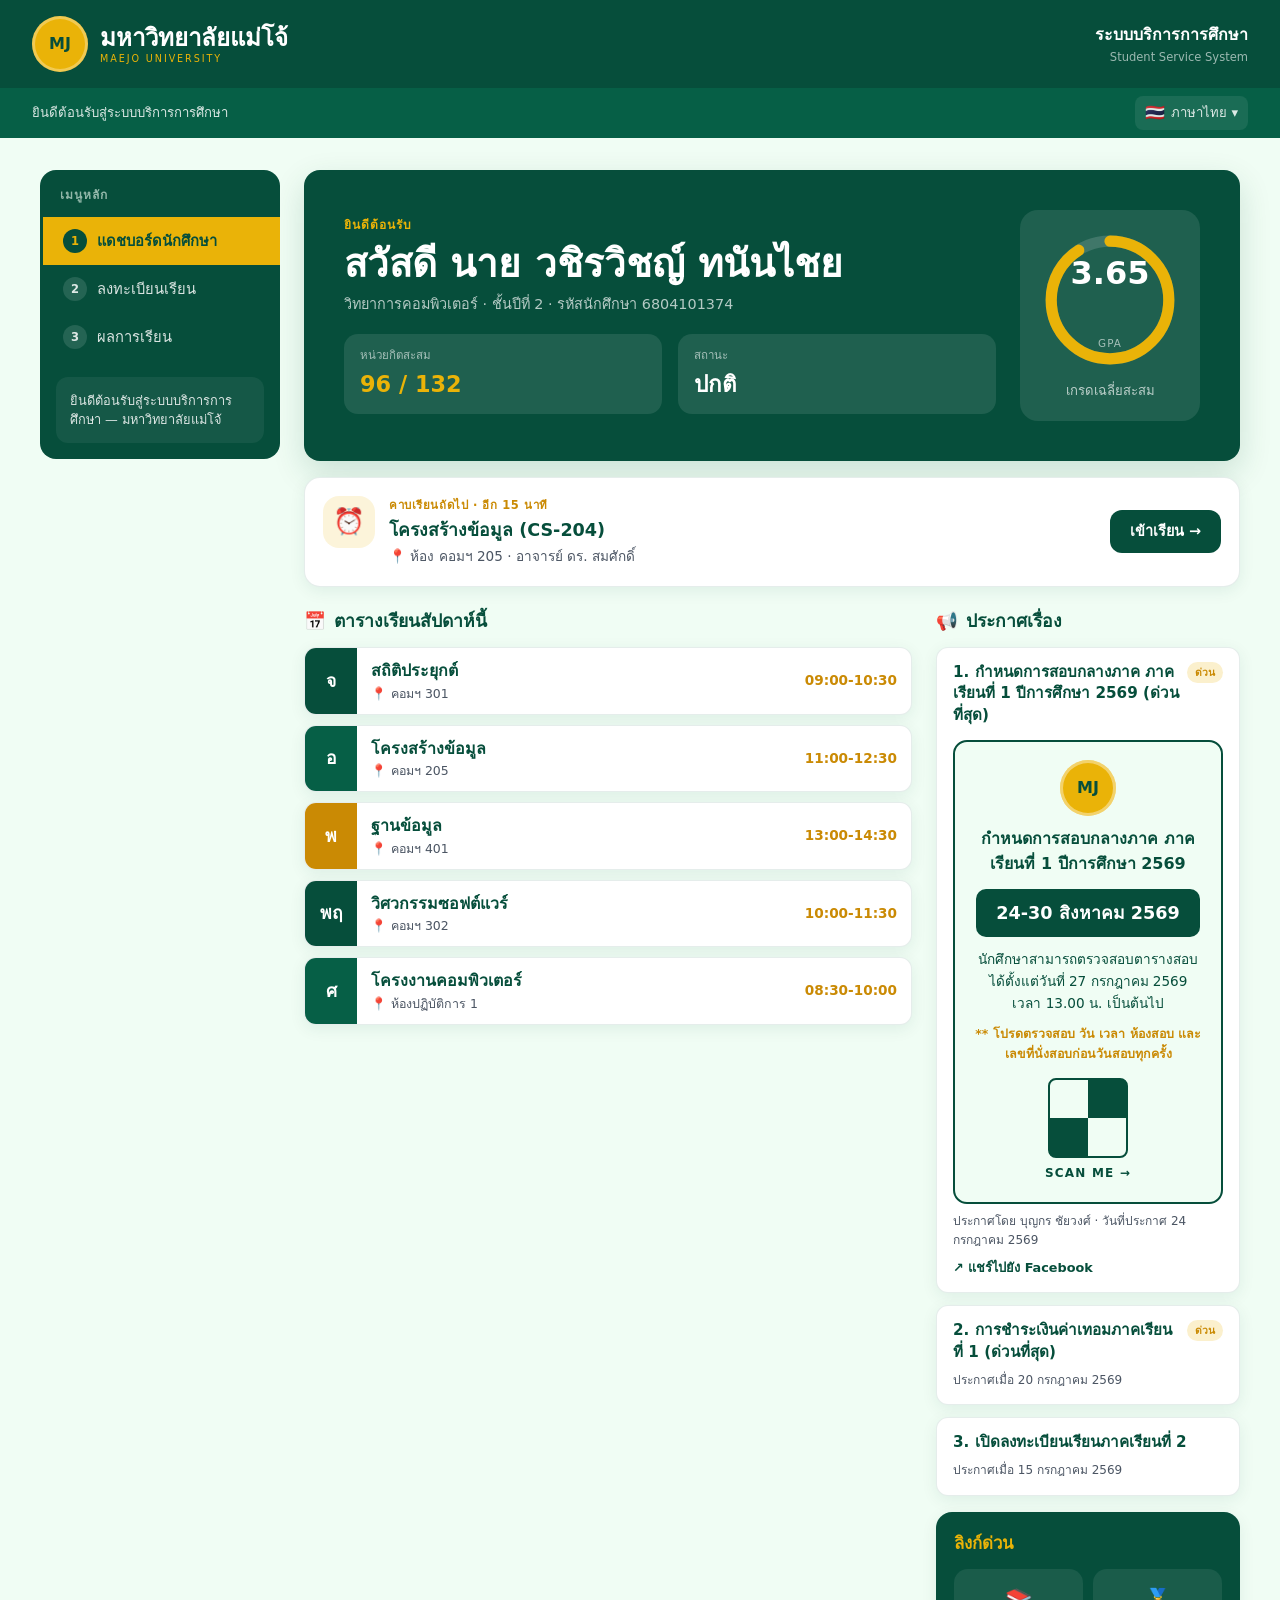
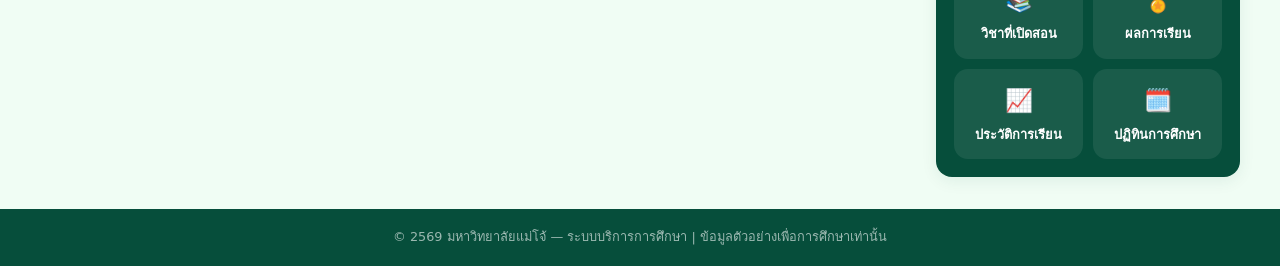
<file: index.html>
<!DOCTYPE html>
<html lang="th">
<head>
  <meta charset="UTF-8" />
  <meta name="viewport" content="width=device-width, initial-scale=1.0" />
  <title>แดชบอร์ดนักศึกษา — ระบบบริการการศึกษา มหาวิทยาลัยแม่โจ้</title>
  <meta name="description" content="ระบบบริการการศึกษา มหาวิทยาลัยแม่โจ้ — แดชบอร์ดภาพรวมการศึกษานักศึกษา" />
  <link rel="stylesheet" href="style.css" />
</head>
<body>
  <a class="skip-link" href="#main">ข้ามไปยังเนื้อหาหลัก</a>

  <!-- ============ HEADER ============ -->
  <header class="site-header">
    <div class="site-header__top">
      <div class="site-header__logo" aria-hidden="true">MJ</div>
      <div class="site-header__titles">
        <p class="site-header__uni">มหาวิทยาลัยแม่โจ้</p>
        <p class="site-header__uni-en">Maejo University</p>
      </div>
      <div class="site-header__system">
        <p class="site-header__system-th">ระบบบริการการศึกษา</p>
        <p class="site-header__system-en">Student Service System</p>
      </div>
    </div>
    <div class="site-header__sub">
      <span class="site-header__welcome">ยินดีต้อนรับสู่ระบบบริการการศึกษา</span>
      <span class="site-header__lang">
        <span class="site-header__lang-flag">🇹🇭</span> ภาษาไทย ▾
      </span>
    </div>
  </header>

  <!-- ============ LAYOUT BODY ============ -->
  <div class="layout-body">
    <!-- SIDEBAR -->
    <aside class="sidebar" aria-label="เมนูหลัก">
      <p class="sidebar__title">เมนูหลัก</p>
      <nav>
        <ul>
          <li><a class="sidebar__link is-active" href="index.html"><span class="sidebar__num">1</span> แดชบอร์ดนักศึกษา</a></li>
          <li><a class="sidebar__link" href="registry.html"><span class="sidebar__num">2</span> ลงทะเบียนเรียน</a></li>
          <li><a class="sidebar__link" href="ledger.html"><span class="sidebar__num">3</span> ผลการเรียน</a></li>
        </ul>
      </nav>
      <div class="sidebar__hint">ยินดีต้อนรับสู่ระบบบริการการศึกษา — มหาวิทยาลัยแม่โจ้</div>
    </aside>

    <!-- MAIN -->
    <main class="main" id="main">

      <!-- HERO -->
      <section class="hero" aria-label="ภาพรวมการศึกษา">
        <div class="hero__inner">
          <div class="hero__main">
            <p class="hero__eyebrow">ยินดีต้อนรับ</p>
            <h1 class="hero__title">สวัสดี นาย วชิรวิชญ์ ทนันไชย</h1>
            <p class="hero__subtitle">วิทยาการคอมพิวเตอร์ · ชั้นปีที่ 2 · รหัสนักศึกษา 6804101374</p>
            <div class="hero__stats">
              <div class="stat">
                <p class="stat__label">หน่วยกิตสะสม</p>
                <p class="stat__value stat__value--gold">96 / 132</p>
              </div>
              <div class="stat">
                <p class="stat__label">สถานะ</p>
                <p class="stat__value">ปกติ</p>
              </div>
            </div>
          </div>
          <div class="gpa-arc">
            <div class="gpa-arc__ring">
              <svg width="140" height="140" viewBox="0 0 100 100" style="transform:rotate(-90deg)">
                <circle cx="50" cy="50" r="42" fill="none" stroke="rgba(255,255,255,0.15)" stroke-width="8"/>
                <circle cx="50" cy="50" r="42" fill="none" stroke="#EAB308" stroke-width="8" stroke-linecap="round"
                  stroke-dasharray="240 264"/>
              </svg>
              <div class="gpa-arc__value">
                <span class="gpa-arc__number">3.65</span>
                <span class="gpa-arc__caption">GPA</span>
              </div>
            </div>
            <p class="gpa-arc__label">เกรดเฉลี่ยสะสม</p>
          </div>
        </div>
      </section>

      <!-- NEXT ACTION -->
      <section class="card" aria-label="คาบเรียนถัดไป">
        <div class="next-action">
          <div class="next-action__body">
            <div class="next-action__icon">⏰</div>
            <div>
              <p class="next-action__eyebrow">คาบเรียนถัดไป · อีก 15 นาที</p>
              <p class="next-action__course">โครงสร้างข้อมูล (CS-204)</p>
              <p class="next-action__meta">📍 ห้อง คอมฯ 205 · อาจารย์ ดร. สมศักดิ์</p>
            </div>
          </div>
          <a class="btn btn--primary" href="#">เข้าเรียน →</a>
        </div>
      </section>

      <!-- GRID: schedule + announcements -->
      <div class="grid-main">
        <!-- Schedule -->
        <section aria-label="ตารางเรียนสัปดาห์">
          <h2 class="section-title"><span class="section-title__icon">📅</span> ตารางเรียนสัปดาห์นี้</h2>
          <ul class="schedule-list">
            <li class="schedule-item">
              <div class="schedule-item__day schedule-item__day--a">จ</div>
              <div class="schedule-item__body">
                <div>
                  <p class="schedule-item__course">สถิติประยุกต์</p>
                  <p class="schedule-item__room">📍 คอมฯ 301</p>
                </div>
                <p class="schedule-item__time">09:00-10:30</p>
              </div>
            </li>
            <li class="schedule-item">
              <div class="schedule-item__day schedule-item__day--b">อ</div>
              <div class="schedule-item__body">
                <div>
                  <p class="schedule-item__course">โครงสร้างข้อมูล</p>
                  <p class="schedule-item__room">📍 คอมฯ 205</p>
                </div>
                <p class="schedule-item__time">11:00-12:30</p>
              </div>
            </li>
            <li class="schedule-item">
              <div class="schedule-item__day schedule-item__day--c">พ</div>
              <div class="schedule-item__body">
                <div>
                  <p class="schedule-item__course">ฐานข้อมูล</p>
                  <p class="schedule-item__room">📍 คอมฯ 401</p>
                </div>
                <p class="schedule-item__time">13:00-14:30</p>
              </div>
            </li>
            <li class="schedule-item">
              <div class="schedule-item__day schedule-item__day--a">พฤ</div>
              <div class="schedule-item__body">
                <div>
                  <p class="schedule-item__course">วิศวกรรมซอฟต์แวร์</p>
                  <p class="schedule-item__room">📍 คอมฯ 302</p>
                </div>
                <p class="schedule-item__time">10:00-11:30</p>
              </div>
            </li>
            <li class="schedule-item">
              <div class="schedule-item__day schedule-item__day--b">ศ</div>
              <div class="schedule-item__body">
                <div>
                  <p class="schedule-item__course">โครงงานคอมพิวเตอร์</p>
                  <p class="schedule-item__room">📍 ห้องปฏิบัติการ 1</p>
                </div>
                <p class="schedule-item__time">08:30-10:00</p>
              </div>
            </li>
          </ul>
        </section>

        <!-- Announcements + Quick links -->
        <aside aria-label="ประกาศและลิงก์ด่วน">
          <h2 class="section-title"><span class="section-title__icon">📢</span> ประกาศเรื่อง</h2>
          <div style="display:flex;flex-direction:column;gap:12px;">
            <article class="announce">
              <div class="announce__head">
                <p class="announce__title">1. กำหนดการสอบกลางภาค ภาคเรียนที่ 1 ปีการศึกษา 2569 (ด่วนที่สุด)</p>
                <span class="announce__badge">ด่วน</span>
              </div>
              <!-- Poster (วาดด้วย CSS ไม่ต้องใช้รูปภาพ) -->
              <div class="poster">
                <div class="poster__logo">MJ</div>
                <p class="poster__title">กำหนดการสอบกลางภาค ภาคเรียนที่ 1 ปีการศึกษา 2569</p>
                <p class="poster__highlight">24-30 สิงหาคม 2569</p>
                <p class="poster__sub">นักศึกษาสามารถตรวจสอบตารางสอบได้ตั้งแต่วันที่ 27 กรกฎาคม 2569 เวลา 13.00 น. เป็นต้นไป</p>
                <p class="poster__disclaimer">** โปรดตรวจสอบ วัน เวลา ห้องสอบ และเลขที่นั่งสอบก่อนวันสอบทุกครั้ง</p>
                <div class="poster__qr">
                  <div class="poster__qr-box" aria-hidden="true"></div>
                  <span class="poster__qr-label">SCAN ME →</span>
                </div>
              </div>
              <p class="announce__date">ประกาศโดย บุญกร ชัยวงศ์ · วันที่ประกาศ 24 กรกฎาคม 2569</p>
              <p class="announce__share">↗ แชร์ไปยัง Facebook</p>
            </article>

            <article class="announce">
              <div class="announce__head">
                <p class="announce__title">2. การชำระเงินค่าเทอมภาคเรียนที่ 1 (ด่วนที่สุด)</p>
                <span class="announce__badge">ด่วน</span>
              </div>
              <p class="announce__date">ประกาศเมื่อ 20 กรกฎาคม 2569</p>
            </article>

            <article class="announce">
              <div class="announce__head">
                <p class="announce__title">3. เปิดลงทะเบียนเรียนภาคเรียนที่ 2</p>
              </div>
              <p class="announce__date">ประกาศเมื่อ 15 กรกฎาคม 2569</p>
            </article>
          </div>

          <!-- Quick links -->
          <section class="card" style="margin-top:16px;background:var(--evergreen);border:none;color:#fff;">
            <h3 class="card__title" style="color:var(--gold);">ลิงก์ด่วน</h3>
            <div class="quicklinks">
              <a class="quicklink" href="registry.html"><span class="quicklink__icon">📚</span> วิชาที่เปิดสอน</a>
              <a class="quicklink" href="ledger.html"><span class="quicklink__icon">🏅</span> ผลการเรียน</a>
              <a class="quicklink" href="#"><span class="quicklink__icon">📈</span> ประวัติการเรียน</a>
              <a class="quicklink" href="#"><span class="quicklink__icon">🗓️</span> ปฏิทินการศึกษา</a>
            </div>
          </section>
        </aside>
      </div>
    </main>
  </div>

  <!-- ============ FOOTER ============ -->
  <footer class="site-footer">
    <p>© 2569 มหาวิทยาลัยแม่โจ้ — ระบบบริการการศึกษา | ข้อมูลตัวอย่างเพื่อการศึกษาเท่านั้น</p>
  </footer>
</body>
</html>
</file>
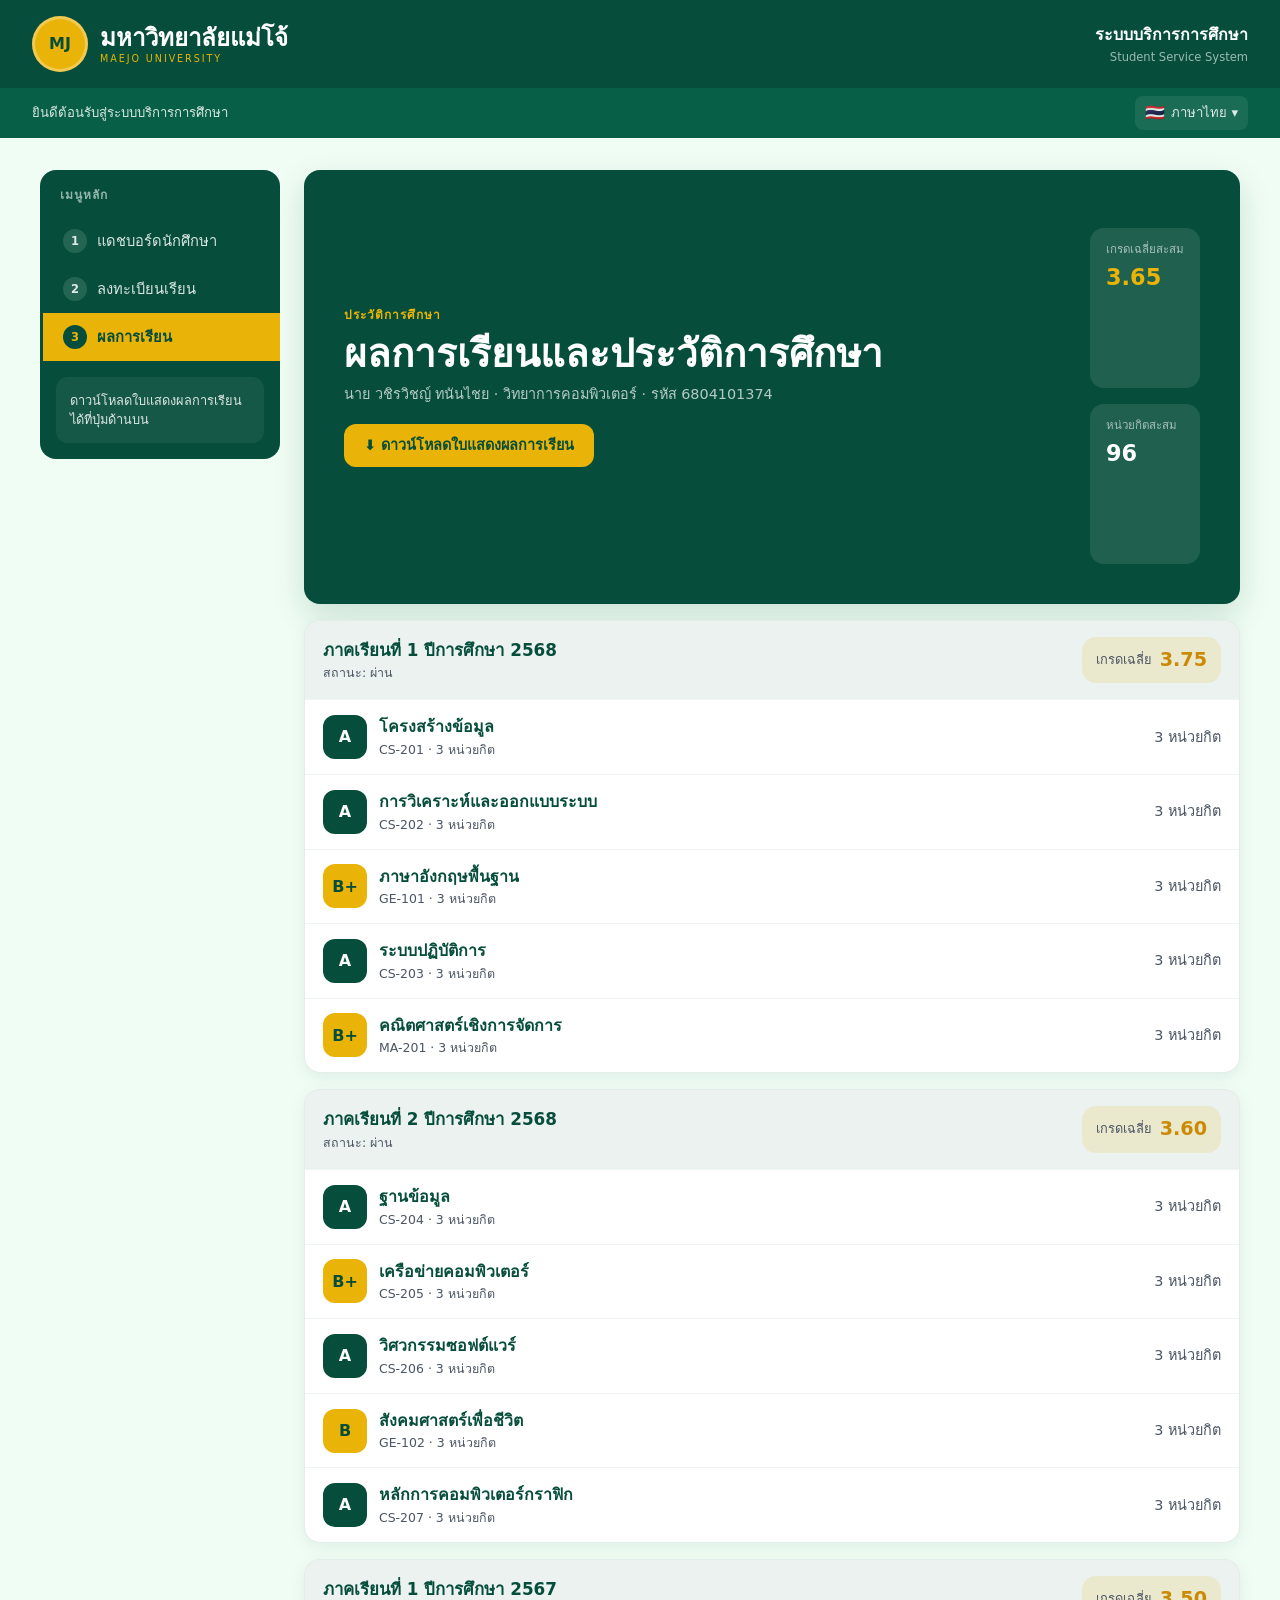
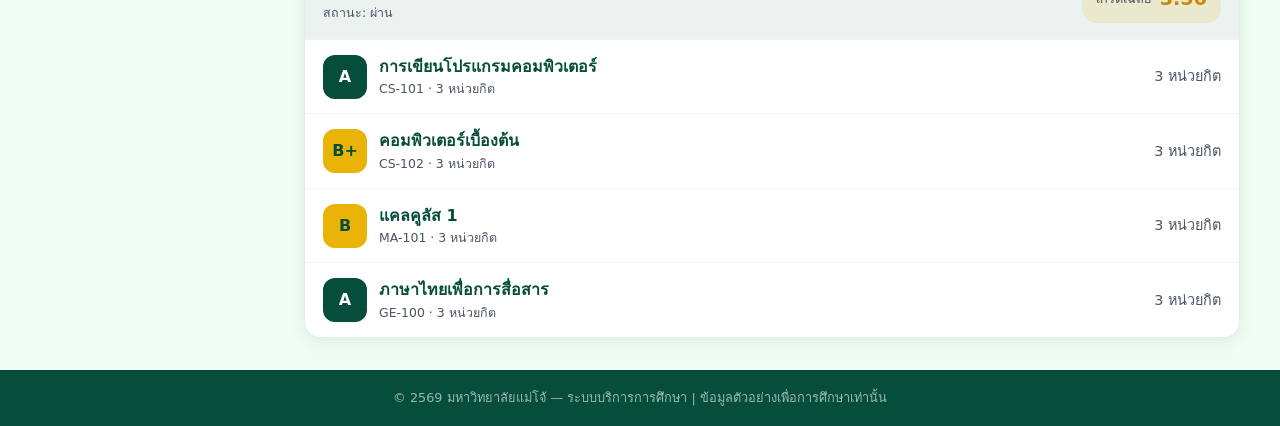
<file: ledger.html>
<!DOCTYPE html>
<html lang="th">
<head>
  <meta charset="UTF-8" />
  <meta name="viewport" content="width=device-width, initial-scale=1.0" />
  <title>ผลการเรียน — ระบบบริการการศึกษา มหาวิทยาลัยแม่โจ้</title>
  <meta name="description" content="ผลการเรียนและประวัติการศึกษา มหาวิทยาลัยแม่โจ้" />
  <link rel="stylesheet" href="style.css" />
</head>
<body>
  <a class="skip-link" href="#main">ข้ามไปยังเนื้อหาหลัก</a>

  <!-- ============ HEADER ============ -->
  <header class="site-header">
    <div class="site-header__top">
      <div class="site-header__logo" aria-hidden="true">MJ</div>
      <div class="site-header__titles">
        <p class="site-header__uni">มหาวิทยาลัยแม่โจ้</p>
        <p class="site-header__uni-en">Maejo University</p>
      </div>
      <div class="site-header__system">
        <p class="site-header__system-th">ระบบบริการการศึกษา</p>
        <p class="site-header__system-en">Student Service System</p>
      </div>
    </div>
    <div class="site-header__sub">
      <span class="site-header__welcome">ยินดีต้อนรับสู่ระบบบริการการศึกษา</span>
      <span class="site-header__lang"><span class="site-header__lang-flag">🇹🇭</span> ภาษาไทย ▾</span>
    </div>
  </header>

  <!-- ============ LAYOUT BODY ============ -->
  <div class="layout-body">
    <!-- SIDEBAR -->
    <aside class="sidebar" aria-label="เมนูหลัก">
      <p class="sidebar__title">เมนูหลัก</p>
      <nav>
        <ul>
          <li><a class="sidebar__link" href="index.html"><span class="sidebar__num">1</span> แดชบอร์ดนักศึกษา</a></li>
          <li><a class="sidebar__link" href="registry.html"><span class="sidebar__num">2</span> ลงทะเบียนเรียน</a></li>
          <li><a class="sidebar__link is-active" href="ledger.html"><span class="sidebar__num">3</span> ผลการเรียน</a></li>

        </ul>
      </nav>
      <div class="sidebar__hint">ดาวน์โหลดใบแสดงผลการเรียนได้ที่ปุ่มด้านบน</div>
    </aside>

    <!-- MAIN -->
    <main class="main" id="main">
      <!-- HERO -->
      <section class="hero" aria-label="ผลการเรียนและประวัติการศึกษา">
        <div class="hero__inner">
          <div class="hero__main">
            <p class="hero__eyebrow">ประวัติการศึกษา</p>
            <h1 class="hero__title">ผลการเรียนและประวัติการศึกษา</h1>
            <p class="hero__subtitle">นาย วชิรวิชญ์ ทนันไชย · วิทยาการคอมพิวเตอร์ · รหัส 6804101374</p>
            <div style="margin-top:18px;">
              <a class="btn btn--gold" href="#">⬇ ดาวน์โหลดใบแสดงผลการเรียน</a>
            </div>
          </div>
          <div class="hero__stats" style="flex-direction:column;">
            <div class="stat">
              <p class="stat__label">เกรดเฉลี่ยสะสม</p>
              <p class="stat__value stat__value--gold">3.65</p>
            </div>
            <div class="stat">
              <p class="stat__label">หน่วยกิตสะสม</p>
              <p class="stat__value">96</p>
            </div>
          </div>
        </div>
      </section>

      <!-- SEMESTERS -->
      <div style="display:flex;flex-direction:column;gap:16px;">

        <!-- Semester 1 / 2568 -->
        <section class="semester" aria-label="ภาคเรียนที่ 1 ปีการศึกษา 2568">
          <header class="semester__head">
            <div>
              <h2 class="semester__title">ภาคเรียนที่ 1 ปีการศึกษา 2568</h2>
              <p class="semester__status">สถานะ: ผ่าน</p>
            </div>
            <div class="semester__gpa">
              <span class="semester__gpa-label">เกรดเฉลี่ย</span>
              <span class="semester__gpa-value">3.75</span>
            </div>
          </header>
          <div>
            <div class="grade-row">
              <div class="grade-row__info">
                <span class="grade-pill grade-pill--a">A</span>
                <div>
                  <p class="grade-row__name">โครงสร้างข้อมูล</p>
                  <p class="grade-row__code">CS-201 · 3 หน่วยกิต</p>
                </div>
              </div>
              <span class="grade-row__credits">3 หน่วยกิต</span>
            </div>
            <div class="grade-row">
              <div class="grade-row__info">
                <span class="grade-pill grade-pill--a">A</span>
                <div>
                  <p class="grade-row__name">การวิเคราะห์และออกแบบระบบ</p>
                  <p class="grade-row__code">CS-202 · 3 หน่วยกิต</p>
                </div>
              </div>
              <span class="grade-row__credits">3 หน่วยกิต</span>
            </div>
            <div class="grade-row">
              <div class="grade-row__info">
                <span class="grade-pill grade-pill--b">B+</span>
                <div>
                  <p class="grade-row__name">ภาษาอังกฤษพื้นฐาน</p>
                  <p class="grade-row__code">GE-101 · 3 หน่วยกิต</p>
                </div>
              </div>
              <span class="grade-row__credits">3 หน่วยกิต</span>
            </div>
            <div class="grade-row">
              <div class="grade-row__info">
                <span class="grade-pill grade-pill--a">A</span>
                <div>
                  <p class="grade-row__name">ระบบปฏิบัติการ</p>
                  <p class="grade-row__code">CS-203 · 3 หน่วยกิต</p>
                </div>
              </div>
              <span class="grade-row__credits">3 หน่วยกิต</span>
            </div>
            <div class="grade-row">
              <div class="grade-row__info">
                <span class="grade-pill grade-pill--b">B+</span>
                <div>
                  <p class="grade-row__name">คณิตศาสตร์เชิงการจัดการ</p>
                  <p class="grade-row__code">MA-201 · 3 หน่วยกิต</p>
                </div>
              </div>
              <span class="grade-row__credits">3 หน่วยกิต</span>
            </div>
          </div>
        </section>

        <!-- Semester 2 / 2568 -->
        <section class="semester" aria-label="ภาคเรียนที่ 2 ปีการศึกษา 2568">
          <header class="semester__head">
            <div>
              <h2 class="semester__title">ภาคเรียนที่ 2 ปีการศึกษา 2568</h2>
              <p class="semester__status">สถานะ: ผ่าน</p>
            </div>
            <div class="semester__gpa">
              <span class="semester__gpa-label">เกรดเฉลี่ย</span>
              <span class="semester__gpa-value">3.60</span>
            </div>
          </header>
          <div>
            <div class="grade-row">
              <div class="grade-row__info">
                <span class="grade-pill grade-pill--a">A</span>
                <div>
                  <p class="grade-row__name">ฐานข้อมูล</p>
                  <p class="grade-row__code">CS-204 · 3 หน่วยกิต</p>
                </div>
              </div>
              <span class="grade-row__credits">3 หน่วยกิต</span>
            </div>
            <div class="grade-row">
              <div class="grade-row__info">
                <span class="grade-pill grade-pill--b">B+</span>
                <div>
                  <p class="grade-row__name">เครือข่ายคอมพิวเตอร์</p>
                  <p class="grade-row__code">CS-205 · 3 หน่วยกิต</p>
                </div>
              </div>
              <span class="grade-row__credits">3 หน่วยกิต</span>
            </div>
            <div class="grade-row">
              <div class="grade-row__info">
                <span class="grade-pill grade-pill--a">A</span>
                <div>
                  <p class="grade-row__name">วิศวกรรมซอฟต์แวร์</p>
                  <p class="grade-row__code">CS-206 · 3 หน่วยกิต</p>
                </div>
              </div>
              <span class="grade-row__credits">3 หน่วยกิต</span>
            </div>
            <div class="grade-row">
              <div class="grade-row__info">
                <span class="grade-pill grade-pill--b">B</span>
                <div>
                  <p class="grade-row__name">สังคมศาสตร์เพื่อชีวิต</p>
                  <p class="grade-row__code">GE-102 · 3 หน่วยกิต</p>
                </div>
              </div>
              <span class="grade-row__credits">3 หน่วยกิต</span>
            </div>
            <div class="grade-row">
              <div class="grade-row__info">
                <span class="grade-pill grade-pill--a">A</span>
                <div>
                  <p class="grade-row__name">หลักการคอมพิวเตอร์กราฟิก</p>
                  <p class="grade-row__code">CS-207 · 3 หน่วยกิต</p>
                </div>
              </div>
              <span class="grade-row__credits">3 หน่วยกิต</span>
            </div>
          </div>
        </section>

        <!-- Semester 1 / 2567 -->
        <section class="semester" aria-label="ภาคเรียนที่ 1 ปีการศึกษา 2567">
          <header class="semester__head">
            <div>
              <h2 class="semester__title">ภาคเรียนที่ 1 ปีการศึกษา 2567</h2>
              <p class="semester__status">สถานะ: ผ่าน</p>
            </div>
            <div class="semester__gpa">
              <span class="semester__gpa-label">เกรดเฉลี่ย</span>
              <span class="semester__gpa-value">3.50</span>
            </div>
          </header>
          <div>
            <div class="grade-row">
              <div class="grade-row__info">
                <span class="grade-pill grade-pill--a">A</span>
                <div>
                  <p class="grade-row__name">การเขียนโปรแกรมคอมพิวเตอร์</p>
                  <p class="grade-row__code">CS-101 · 3 หน่วยกิต</p>
                </div>
              </div>
              <span class="grade-row__credits">3 หน่วยกิต</span>
            </div>
            <div class="grade-row">
              <div class="grade-row__info">
                <span class="grade-pill grade-pill--b">B+</span>
                <div>
                  <p class="grade-row__name">คอมพิวเตอร์เบื้องต้น</p>
                  <p class="grade-row__code">CS-102 · 3 หน่วยกิต</p>
                </div>
              </div>
              <span class="grade-row__credits">3 หน่วยกิต</span>
            </div>
            <div class="grade-row">
              <div class="grade-row__info">
                <span class="grade-pill grade-pill--b">B</span>
                <div>
                  <p class="grade-row__name">แคลคูลัส 1</p>
                  <p class="grade-row__code">MA-101 · 3 หน่วยกิต</p>
                </div>
              </div>
              <span class="grade-row__credits">3 หน่วยกิต</span>
            </div>
            <div class="grade-row">
              <div class="grade-row__info">
                <span class="grade-pill grade-pill--a">A</span>
                <div>
                  <p class="grade-row__name">ภาษาไทยเพื่อการสื่อสาร</p>
                  <p class="grade-row__code">GE-100 · 3 หน่วยกิต</p>
                </div>
              </div>
              <span class="grade-row__credits">3 หน่วยกิต</span>
            </div>
          </div>
        </section>

      </div>
    </main>
  </div>

  <!-- ============ FOOTER ============ -->
  <footer class="site-footer">
    <p>© 2569 มหาวิทยาลัยแม่โจ้ — ระบบบริการการศึกษา | ข้อมูลตัวอย่างเพื่อการศึกษาเท่านั้น</p>
  </footer>
</body>
</html>
</file>
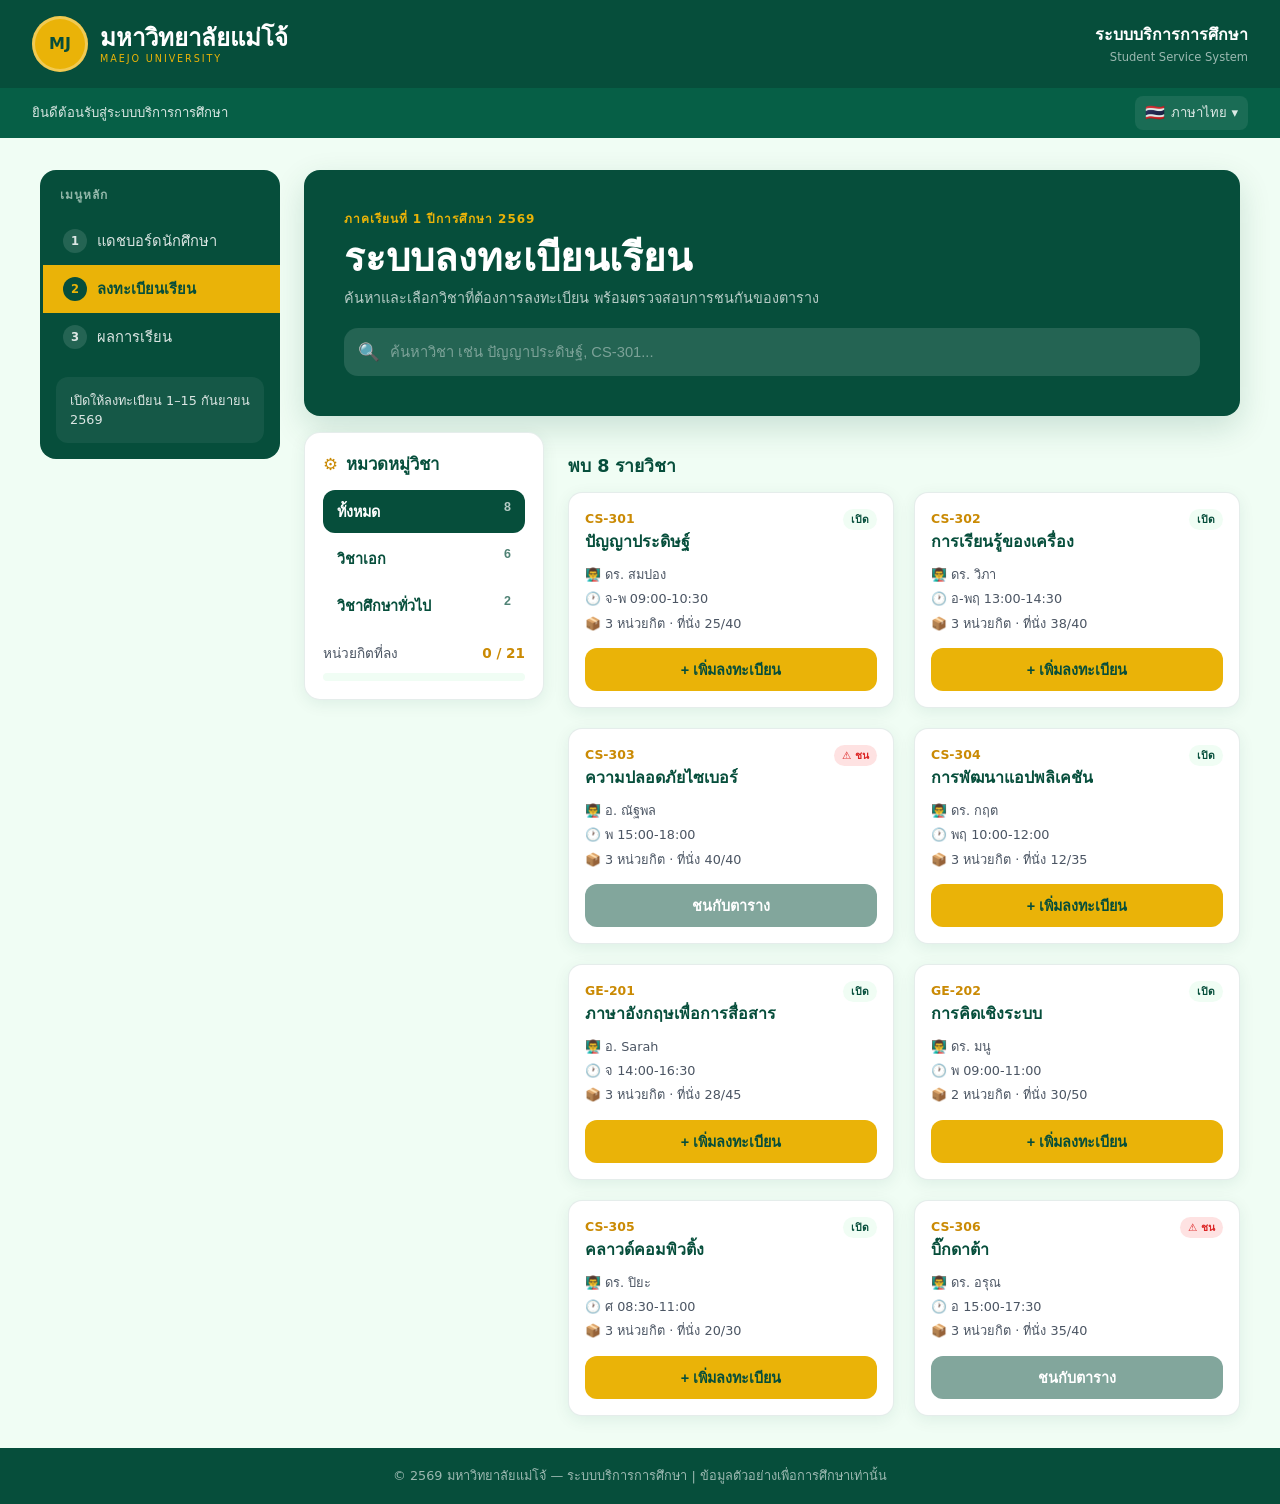
<file: registry.html>
<!DOCTYPE html>
<html lang="th">
<head>
  <meta charset="UTF-8" />
  <meta name="viewport" content="width=device-width, initial-scale=1.0" />
  <title>ลงทะเบียนเรียน — ระบบบริการการศึกษา มหาวิทยาลัยแม่โจ้</title>
  <meta name="description" content="ระบบลงทะเบียนเรียน มหาวิทยาลัยแม่โจ้ — ค้นหาและเลือกวิชา" />
  <link rel="stylesheet" href="style.css" />
</head>
<body>
  <a class="skip-link" href="#main">ข้ามไปยังเนื้อหาหลัก</a>

  <!-- ============ HEADER ============ -->
  <header class="site-header">
    <div class="site-header__top">
      <div class="site-header__logo" aria-hidden="true">MJ</div>
      <div class="site-header__titles">
        <p class="site-header__uni">มหาวิทยาลัยแม่โจ้</p>
        <p class="site-header__uni-en">Maejo University</p>
      </div>
      <div class="site-header__system">
        <p class="site-header__system-th">ระบบบริการการศึกษา</p>
        <p class="site-header__system-en">Student Service System</p>
      </div>
    </div>
    <div class="site-header__sub">
      <span class="site-header__welcome">ยินดีต้อนรับสู่ระบบบริการการศึกษา</span>
      <span class="site-header__lang"><span class="site-header__lang-flag">🇹🇭</span> ภาษาไทย ▾</span>
    </div>
  </header>

  <!-- ============ LAYOUT BODY ============ -->
  <div class="layout-body">
    <!-- SIDEBAR -->
    <aside class="sidebar" aria-label="เมนูหลัก">
      <p class="sidebar__title">เมนูหลัก</p>
      <nav>
        <ul>
          <li><a class="sidebar__link" href="index.html"><span class="sidebar__num">1</span> แดชบอร์ดนักศึกษา</a></li>
          <li><a class="sidebar__link is-active" href="registry.html"><span class="sidebar__num">2</span> ลงทะเบียนเรียน</a></li>
          <li><a class="sidebar__link" href="ledger.html"><span class="sidebar__num">3</span> ผลการเรียน</a></li>
        </ul>
      </nav>
      <div class="sidebar__hint">เปิดให้ลงทะเบียน 1–15 กันยายน 2569</div>
    </aside>

    <!-- MAIN -->
    <main class="main" id="main">
      <!-- HERO -->
      <section class="hero" aria-label="ระบบลงทะเบียนเรียน">
        <p class="hero__eyebrow">ภาคเรียนที่ 1 ปีการศึกษา 2569</p>
        <h1 class="hero__title">ระบบลงทะเบียนเรียน</h1>
        <p class="hero__subtitle">ค้นหาและเลือกวิชาที่ต้องการลงทะเบียน พร้อมตรวจสอบการชนกันของตาราง</p>
        <div class="search-bar">
          <span class="search-bar__icon">🔍</span>
          <input class="search-bar__input" type="search" placeholder="ค้นหาวิชา เช่น ปัญญาประดิษฐ์, CS-301..." aria-label="ค้นหาวิชา" />
        </div>
      </section>

      <!-- REGISTRY GRID -->
      <div class="registry-grid">
        <!-- Filters -->
        <aside class="filters card" aria-label="ตัวกรองวิชา">
          <h2 class="card__title"><span class="card__icon">⚙️</span> หมวดหมู่วิชา</h2>
          <ul style="display:flex;flex-direction:column;gap:4px;">
            <li><button class="filter-btn is-active" type="button">ทั้งหมด <span class="filter-count">8</span></button></li>
            <li><button class="filter-btn" type="button">วิชาเอก <span class="filter-count">6</span></button></li>
            <li><button class="filter-btn" type="button">วิชาศึกษาทั่วไป <span class="filter-count">2</span></button></li>
          </ul>
          <div class="progress">
            <div style="display:flex;justify-content:space-between;font-size:0.85rem;">
              <span style="color:var(--text-muted);">หน่วยกิตที่ลง</span>
              <strong style="color:var(--gold-deep);">0 / 21</strong>
            </div>
            <div class="progress__bar"><div class="progress__fill" style="width:0%;"></div></div>
          </div>
        </aside>

        <!-- Course catalog -->
        <section aria-label="รายวิชาที่เปิดสอน">
          <h2 class="section-title">พบ 8 รายวิชา</h2>
          <div class="course-grid">
            <article class="course-card">
              <div class="course-card__head">
                <div>
                  <p class="course-card__code">CS-301</p>
                  <p class="course-card__name">ปัญญาประดิษฐ์</p>
                </div>
                <span class="badge badge--open">เปิด</span>
              </div>
              <div class="course-card__meta">
                <span>👨‍🏫 ดร. สมปอง</span>
                <span>🕐 จ-พ 09:00-10:30</span>
                <span>📦 3 หน่วยกิต · ที่นั่ง 25/40</span>
              </div>
              <button class="btn btn--gold course-card__btn" type="button">+ เพิ่มลงทะเบียน</button>
            </article>

            <article class="course-card">
              <div class="course-card__head">
                <div>
                  <p class="course-card__code">CS-302</p>
                  <p class="course-card__name">การเรียนรู้ของเครื่อง</p>
                </div>
                <span class="badge badge--open">เปิด</span>
              </div>
              <div class="course-card__meta">
                <span>👨‍🏫 ดร. วิภา</span>
                <span>🕐 อ-พฤ 13:00-14:30</span>
                <span>📦 3 หน่วยกิต · ที่นั่ง 38/40</span>
              </div>
              <button class="btn btn--gold course-card__btn" type="button">+ เพิ่มลงทะเบียน</button>
            </article>

            <article class="course-card">
              <div class="course-card__head">
                <div>
                  <p class="course-card__code">CS-303</p>
                  <p class="course-card__name">ความปลอดภัยไซเบอร์</p>
                </div>
                <span class="badge badge--conflict">⚠ ชน</span>
              </div>
              <div class="course-card__meta">
                <span>👨‍🏫 อ. ณัฐพล</span>
                <span>🕐 พ 15:00-18:00</span>
                <span>📦 3 หน่วยกิต · ที่นั่ง 40/40</span>
              </div>
              <button class="btn btn--primary course-card__btn" type="button" disabled style="opacity:0.5;cursor:not-allowed;">ชนกับตาราง</button>
            </article>

            <article class="course-card">
              <div class="course-card__head">
                <div>
                  <p class="course-card__code">CS-304</p>
                  <p class="course-card__name">การพัฒนาแอปพลิเคชัน</p>
                </div>
                <span class="badge badge--open">เปิด</span>
              </div>
              <div class="course-card__meta">
                <span>👨‍🏫 ดร. กฤต</span>
                <span>🕐 พฤ 10:00-12:00</span>
                <span>📦 3 หน่วยกิต · ที่นั่ง 12/35</span>
              </div>
              <button class="btn btn--gold course-card__btn" type="button">+ เพิ่มลงทะเบียน</button>
            </article>

            <article class="course-card">
              <div class="course-card__head">
                <div>
                  <p class="course-card__code">GE-201</p>
                  <p class="course-card__name">ภาษาอังกฤษเพื่อการสื่อสาร</p>
                </div>
                <span class="badge badge--open">เปิด</span>
              </div>
              <div class="course-card__meta">
                <span>👨‍🏫 อ. Sarah</span>
                <span>🕐 จ 14:00-16:30</span>
                <span>📦 3 หน่วยกิต · ที่นั่ง 28/45</span>
              </div>
              <button class="btn btn--gold course-card__btn" type="button">+ เพิ่มลงทะเบียน</button>
            </article>

            <article class="course-card">
              <div class="course-card__head">
                <div>
                  <p class="course-card__code">GE-202</p>
                  <p class="course-card__name">การคิดเชิงระบบ</p>
                </div>
                <span class="badge badge--open">เปิด</span>
              </div>
              <div class="course-card__meta">
                <span>👨‍🏫 ดร. มนู</span>
                <span>🕐 พ 09:00-11:00</span>
                <span>📦 2 หน่วยกิต · ที่นั่ง 30/50</span>
              </div>
              <button class="btn btn--gold course-card__btn" type="button">+ เพิ่มลงทะเบียน</button>
            </article>

            <article class="course-card">
              <div class="course-card__head">
                <div>
                  <p class="course-card__code">CS-305</p>
                  <p class="course-card__name">คลาวด์คอมพิวติ้ง</p>
                </div>
                <span class="badge badge--open">เปิด</span>
              </div>
              <div class="course-card__meta">
                <span>👨‍🏫 ดร. ปิยะ</span>
                <span>🕐 ศ 08:30-11:00</span>
                <span>📦 3 หน่วยกิต · ที่นั่ง 20/30</span>
              </div>
              <button class="btn btn--gold course-card__btn" type="button">+ เพิ่มลงทะเบียน</button>
            </article>

            <article class="course-card">
              <div class="course-card__head">
                <div>
                  <p class="course-card__code">CS-306</p>
                  <p class="course-card__name">บิ๊กดาต้า</p>
                </div>
                <span class="badge badge--conflict">⚠ ชน</span>
              </div>
              <div class="course-card__meta">
                <span>👨‍🏫 ดร. อรุณ</span>
                <span>🕐 อ 15:00-17:30</span>
                <span>📦 3 หน่วยกิต · ที่นั่ง 35/40</span>
              </div>
              <button class="btn btn--primary course-card__btn" type="button" disabled style="opacity:0.5;cursor:not-allowed;">ชนกับตาราง</button>
            </article>
          </div>
        </section>
      </div>
    </main>
  </div>

  <!-- ============ FOOTER ============ -->
  <footer class="site-footer">
    <p>© 2569 มหาวิทยาลัยแม่โจ้ — ระบบบริการการศึกษา | ข้อมูลตัวอย่างเพื่อการศึกษาเท่านั้น</p>
  </footer>
</body>
</html>
</file>
<file: style.css>
/* ============================================================
   ระบบบริการการศึกษา — External Stylesheet
   ธีม: เขียว เหลือง ขาว | Mobile-first + Media Queries
   ============================================================ */

/* ---------- ตัวแปรสี (CSS Variables) ---------- */
:root {
  --evergreen: #064E3B;
  --evergreen-soft: #065f46;
  --evergreen-light: #047857;
  --gold: #EAB308;
  --gold-soft: #facc15;
  --gold-deep: #ca8a04;
  --mint: #F0FDF4;
  --alabaster: #FFFFFF;
  --text: #064E3B;
  --text-muted: #4b5563;
  --border: #d1d5db;
  --radius: 16px;
  --shadow: 0 4px 16px rgba(6, 78, 59, 0.08);
  --shadow-lg: 0 12px 32px rgba(6, 78, 59, 0.16);
}

/* ---------- Reset ---------- */
* { box-sizing: border-box; margin: 0; padding: 0; }
html { -webkit-text-size-adjust: 100%; scroll-behavior: smooth; }
body {
  font-family: "Sarabun", "Prompt", system-ui, -apple-system, sans-serif;
  background: var(--mint);
  color: var(--text);
  line-height: 1.6;
  font-size: 16px;
}
img { max-width: 100%; height: auto; display: block; }
a { color: inherit; text-decoration: none; }
ul { list-style: none; }

/* ---------- Skip link (Accessibility) ---------- */
.skip-link {
  position: absolute;
  left: -999px;
  top: 0;
  background: var(--gold);
  color: var(--evergreen);
  padding: 8px 16px;
  font-weight: 700;
  z-index: 100;
}
.skip-link:focus { left: 0; }

/* ============================================================
   HEADER
   ============================================================ */
.site-header { background: var(--evergreen); color: #fff; }

.site-header__top {
  display: flex;
  align-items: center;
  gap: 12px;
  padding: 12px 16px;
  max-width: 1600px;
  margin: 0 auto;
}

.site-header__logo {
  width: 48px;
  height: 48px;
  border-radius: 50%;
  background: var(--gold);
  color: var(--evergreen);
  display: grid;
  place-items: center;
  font-weight: 800;
  flex-shrink: 0;
  box-shadow: inset 0 0 0 3px rgba(255,255,255,0.3);
}

.site-header__titles { line-height: 1.25; }
.site-header__uni { font-weight: 700; font-size: 1.05rem; }
.site-header__uni-en {
  font-size: 0.6rem;
  letter-spacing: 0.2em;
  color: var(--gold);
  text-transform: uppercase;
}
.site-header__system { display: none; }

.site-header__sub {
  background: var(--evergreen-soft);
  display: flex;
  justify-content: flex-end;
  align-items: center;
  gap: 16px;
  padding: 6px 16px;
  font-size: 0.82rem;
  color: rgba(255,255,255,0.85);
}
.site-header__welcome { display: none; }
.site-header__lang {
  display: inline-flex;
  align-items: center;
  gap: 6px;
  padding: 4px 10px;
  border-radius: 8px;
  background: rgba(255,255,255,0.08);
  cursor: pointer;
}
.site-header__lang-flag { font-size: 1rem; }

/* ============================================================
   LAYOUT หลัก
   ============================================================ */
.layout-body {
  max-width: 1600px;
  margin: 0 auto;
  padding: 16px;
}

/* ---------- Sidebar / Nav ---------- */
.sidebar {
  background: var(--evergreen);
  color: rgba(255,255,255,0.85);
  border-radius: var(--radius);
  margin-bottom: 16px;
  overflow: hidden;
}
.sidebar__title {
  padding: 16px 20px 12px;
  font-size: 0.75rem;
  font-weight: 700;
  letter-spacing: 0.08em;
  text-transform: uppercase;
  color: rgba(240, 253, 244, 0.6);
}
.sidebar__link {
  display: flex;
  align-items: center;
  gap: 10px;
  padding: 12px 20px;
  font-size: 0.92rem;
  transition: background 0.2s, transform 0.2s;
  border-left: 3px solid transparent;
}
.sidebar__link:hover { background: var(--evergreen-soft); transform: translateX(4px); }
.sidebar__link.is-active {
  background: var(--gold);
  color: var(--evergreen);
  font-weight: 700;
  border-left-color: var(--evergreen);
}
.sidebar__num {
  display: inline-grid;
  place-items: center;
  width: 24px;
  height: 24px;
  border-radius: 50%;
  background: rgba(255,255,255,0.12);
  font-size: 0.72rem;
  font-weight: 700;
}
.sidebar__link.is-active .sidebar__num { background: var(--evergreen); color: var(--gold); }
.sidebar__hint {
  margin: 16px;
  padding: 14px;
  border-radius: 12px;
  background: rgba(255,255,255,0.06);
  font-size: 0.8rem;
  line-height: 1.5;
}

/* ---------- Main ---------- */
.main { min-width: 0; }

/* ============================================================
   COMPONENTS ที่ใช้ซ้ำ
   ============================================================ */

/* ---------- Hero ---------- */
.hero {
  background: var(--evergreen);
  color: #fff;
  border-radius: var(--radius);
  padding: 24px;
  box-shadow: var(--shadow-lg);
  margin-bottom: 16px;
}
.hero__eyebrow { font-size: 0.75rem; font-weight: 700; letter-spacing: 0.08em; color: var(--gold); text-transform: uppercase; }
.hero__title { font-size: 1.5rem; font-weight: 700; margin-top: 6px; line-height: 1.2; }
.hero__subtitle { color: rgba(255,255,255,0.7); font-size: 0.9rem; margin-top: 6px; }

.hero__stats { display: flex; flex-wrap: wrap; gap: 10px; margin-top: 18px; }
.stat {
  background: rgba(255,255,255,0.1);
  border-radius: 14px;
  padding: 12px 16px;
  flex: 1 1 140px;
}
.stat__label { font-size: 0.72rem; color: rgba(255,255,255,0.6); }
.stat__value { font-size: 1.4rem; font-weight: 800; margin-top: 2px; }
.stat__value--gold { color: var(--gold); }

/* GPA Arc */
.gpa-arc {
  margin-top: 18px;
  background: rgba(255,255,255,0.1);
  border-radius: 18px;
  padding: 20px;
  text-align: center;
}
.gpa-arc__ring {
  position: relative;
  width: 140px;
  height: 140px;
  margin: 0 auto;
}
.gpa-arc__value { position: absolute; inset: 0; display: grid; place-items: center; flex-direction: column; }
.gpa-arc__number { font-size: 2rem; font-weight: 800; }
.gpa-arc__caption { font-size: 0.65rem; color: rgba(255,255,255,0.6); text-transform: uppercase; letter-spacing: 0.1em; }
.gpa-arc__label { margin-top: 10px; font-size: 0.82rem; color: rgba(255,255,255,0.7); }

/* ---------- Card ---------- */
.card {
  background: var(--alabaster);
  border: 1px solid rgba(6,78,59,0.1);
  border-radius: var(--radius);
  padding: 18px;
  box-shadow: var(--shadow);
}
.card__title { display: flex; align-items: center; gap: 8px; font-size: 1.05rem; font-weight: 700; margin-bottom: 12px; }
.card__icon { color: var(--gold-deep); }

/* ---------- Section heading ---------- */
.section-title {
  display: flex;
  align-items: center;
  gap: 8px;
  font-size: 1.1rem;
  font-weight: 700;
  margin: 20px 0 12px;
}
.section-title__icon { color: var(--gold-deep); }

/* ---------- Next-class action card ---------- */
.next-action { display: flex; flex-direction: column; gap: 14px; }
.next-action__body { display: flex; gap: 14px; align-items: flex-start; }
.next-action__icon {
  width: 52px; height: 52px; flex-shrink: 0;
  border-radius: 16px; background: rgba(234,179,8,0.15);
  display: grid; place-items: center; color: var(--gold-deep); font-size: 1.6rem;
}
.next-action__eyebrow { font-size: 0.72rem; font-weight: 700; color: var(--gold-deep); text-transform: uppercase; letter-spacing: 0.05em; }
.next-action__course { font-size: 1.1rem; font-weight: 700; margin-top: 2px; }
.next-action__meta { font-size: 0.85rem; color: var(--text-muted); margin-top: 2px; }

.btn {
  display: inline-flex; align-items: center; justify-content: center; gap: 8px;
  padding: 10px 20px; border-radius: 12px; font-weight: 700; font-size: 0.9rem;
  border: none; cursor: pointer; transition: background 0.2s, transform 0.1s;
}
.btn--primary { background: var(--evergreen); color: #fff; }
.btn--primary:hover { background: var(--evergreen-soft); }
.btn--gold { background: var(--gold); color: var(--evergreen); }
.btn--gold:hover { background: var(--gold-soft); }
.btn:active { transform: scale(0.98); }

/* ---------- Schedule list ---------- */
.schedule-list { display: flex; flex-direction: column; gap: 10px; }
.schedule-item {
  display: flex; align-items: stretch; overflow: hidden;
  border: 1px solid rgba(6,78,59,0.1); border-radius: 12px;
  background: var(--alabaster); box-shadow: var(--shadow);
}
.schedule-item__day {
  width: 52px; flex-shrink: 0; display: grid; place-items: center;
  color: #fff; font-weight: 800; font-size: 1.1rem;
}
.schedule-item__day--a { background: var(--evergreen); }
.schedule-item__day--b { background: var(--evergreen-soft); }
.schedule-item__day--c { background: var(--gold-deep); }
.schedule-item__body { display: flex; flex-direction: column; gap: 2px; padding: 10px 14px; flex: 1; min-width: 0; }
.schedule-item__course { font-weight: 700; overflow: hidden; text-overflow: ellipsis; white-space: nowrap; }
.schedule-item__room { font-size: 0.78rem; color: var(--text-muted); }
.schedule-item__time { font-size: 0.85rem; font-weight: 700; color: var(--gold-deep); align-self: flex-start; margin-top: 4px; }

/* ---------- Announcement ---------- */
.announce {
  border: 1px solid rgba(6,78,59,0.1); border-radius: 12px;
  background: var(--alabaster); padding: 14px 16px; box-shadow: var(--shadow);
}
.announce__head { display: flex; justify-content: space-between; align-items: flex-start; gap: 8px; }
.announce__title { font-weight: 700; font-size: 0.95rem; line-height: 1.4; }
.announce__badge {
  flex-shrink: 0; background: rgba(234,179,8,0.2); color: var(--gold-deep);
  font-size: 0.65rem; font-weight: 800; padding: 2px 8px; border-radius: 999px;
}
.announce__date { font-size: 0.75rem; color: var(--text-muted); margin-top: 8px; }
.announce__share { font-size: 0.8rem; color: var(--evergreen); font-weight: 600; margin-top: 8px; }

/* Announcement poster (CSS วาดเอง ไม่ต้องใช้รูป) */
.poster {
  margin-top: 14px; border-radius: 14px; overflow: hidden;
  border: 2px solid var(--evergreen); background: var(--mint); padding: 18px; text-align: center;
}
.poster__logo {
  width: 56px; height: 56px; border-radius: 50%; background: var(--gold);
  color: var(--evergreen); display: grid; place-items: center; margin: 0 auto 10px;
  font-weight: 800; box-shadow: inset 0 0 0 3px rgba(255,255,255,0.4);
}
.poster__title { font-weight: 800; font-size: 1rem; color: var(--evergreen); }
.poster__highlight {
  display: inline-block; margin: 12px auto; background: var(--evergreen); color: #fff;
  padding: 10px 20px; border-radius: 10px; font-weight: 800; font-size: 1.1rem;
}
.poster__sub { font-size: 0.85rem; color: var(--text); max-width: 320px; margin: 0 auto; }
.poster__disclaimer { font-size: 0.78rem; color: var(--gold-deep); margin-top: 10px; font-weight: 600; }
.poster__qr { margin-top: 14px; display: flex; flex-direction: column; align-items: center; gap: 6px; }
.poster__qr-box {
  width: 80px; height: 80px; background:
    repeating-conic-gradient(var(--evergreen) 0 25%, transparent 0 50%);
  border: 2px solid var(--evergreen); border-radius: 8px;
}
.poster__qr-label { font-size: 0.75rem; font-weight: 700; color: var(--evergreen); letter-spacing: 0.1em; }

/* ---------- Quick links ---------- */
.quicklinks { display: grid; grid-template-columns: repeat(2, 1fr); gap: 10px; }
.quicklink {
  display: flex; flex-direction: column; align-items: center; gap: 6px;
  padding: 14px 8px; border-radius: 14px; background: rgba(255,255,255,0.08);
  color: #fff; font-size: 0.8rem; font-weight: 600; text-align: center;
  transition: background 0.2s;
}
.quicklink:hover { background: rgba(255,255,255,0.16); }
.quicklink__icon { color: var(--gold); font-size: 1.4rem; }

/* ============================================================
   COURSE REGISTRY
   ============================================================ */
.search-bar {
  display: flex; align-items: center; gap: 10px;
  background: rgba(255,255,255,0.12); border-radius: 14px; padding: 8px 14px;
  margin-top: 18px;
}
.search-bar__icon { color: var(--gold); font-size: 1.1rem; }
.search-bar__input {
  flex: 1; background: transparent; border: none; outline: none;
  color: #fff; font-size: 0.92rem; padding: 8px 0;
}
.search-bar__input::placeholder { color: rgba(255,255,255,0.4); }

.registry-grid { display: grid; grid-template-columns: 1fr; gap: 16px; }

.filters .filter-btn {
  display: flex; justify-content: space-between; width: 100%;
  padding: 10px 14px; border-radius: 12px; border: none; cursor: pointer;
  background: transparent; color: var(--text); font-size: 0.9rem; font-weight: 600;
  text-align: left; transition: background 0.2s;
}
.filters .filter-btn:hover { background: var(--mint); }
.filters .filter-btn.is-active { background: var(--evergreen); color: #fff; }
.filters .filter-count { font-size: 0.78rem; opacity: 0.7; }

.progress { margin-top: 16px; }
.progress__bar { height: 8px; border-radius: 999px; background: var(--mint); overflow: hidden; margin-top: 8px; }
.progress__fill { height: 100%; background: var(--gold); border-radius: 999px; }

.course-grid { display: grid; grid-template-columns: 1fr; gap: 14px; }
.course-card {
  display: flex; flex-direction: column; border: 1px solid rgba(6,78,59,0.1);
  border-radius: 14px; background: var(--alabaster); padding: 16px; box-shadow: var(--shadow);
}
.course-card__head { display: flex; justify-content: space-between; align-items: flex-start; gap: 8px; }
.course-card__code { font-size: 0.78rem; font-weight: 700; color: var(--gold-deep); }
.course-card__name { font-weight: 700; font-size: 1rem; overflow: hidden; text-overflow: ellipsis; }
.course-card__meta { font-size: 0.8rem; color: var(--text-muted); margin-top: 10px; display: flex; flex-direction: column; gap: 4px; }
.badge { font-size: 0.65rem; font-weight: 800; padding: 2px 8px; border-radius: 999px; flex-shrink: 0; }
.badge--open { background: var(--mint); color: var(--evergreen); }
.badge--full { background: #e5e7eb; color: #6b7280; }
.badge--conflict { background: #fee2e2; color: #dc2626; }
.course-card__btn { margin-top: 14px; }

/* ============================================================
   ACADEMIC LEDGER
   ============================================================ */
.semester {
  border: 1px solid rgba(6,78,59,0.1); border-radius: 16px;
  background: var(--alabaster); overflow: hidden; box-shadow: var(--shadow);
}
.semester__head {
  display: flex; justify-content: space-between; align-items: center; gap: 12px;
  background: rgba(6,95,70,0.08); padding: 16px 18px;
}
.semester__title { font-weight: 700; font-size: 1.05rem; }
.semester__status { font-size: 0.78rem; color: var(--text-muted); }
.semester__gpa {
  display: flex; align-items: center; gap: 8px; background: rgba(234,179,8,0.15);
  padding: 8px 14px; border-radius: 14px; flex-shrink: 0;
}
.semester__gpa-label { font-size: 0.8rem; color: var(--text-muted); }
.semester__gpa-value { font-size: 1.2rem; font-weight: 800; color: var(--gold-deep); }

.grade-row {
  display: flex; justify-content: space-between; align-items: center; gap: 12px;
  padding: 14px 18px; border-top: 1px solid rgba(6,78,59,0.06);
}
.grade-row__info { display: flex; align-items: center; gap: 12px; min-width: 0; }
.grade-pill {
  width: 44px; height: 44px; flex-shrink: 0; border-radius: 12px;
  display: grid; place-items: center; font-weight: 800; font-size: 1rem;
}
.grade-pill--a { background: var(--evergreen); color: #fff; }
.grade-pill--b { background: var(--gold); color: var(--evergreen); }
.grade-pill--other { background: #e5e7eb; color: var(--text-muted); }
.grade-row__name { font-weight: 600; overflow: hidden; text-overflow: ellipsis; white-space: nowrap; }
.grade-row__code { font-size: 0.78rem; color: var(--text-muted); }
.grade-row__credits { font-size: 0.85rem; color: var(--text-muted); flex-shrink: 0; }

/* ---------- Footer ---------- */
.site-footer {
  background: var(--evergreen); color: rgba(255,255,255,0.6);
  text-align: center; padding: 18px 16px; font-size: 0.8rem;
}

/* ---------- Utility ---------- */
.page-intro { font-size: 0.9rem; color: var(--text-muted); margin-bottom: 16px; }
.grid-main { display: grid; grid-template-columns: 1fr; gap: 16px; }

/* ============================================================
   MEDIA QUERIES — Tablet (≥768px)
   ============================================================ */
@media (min-width: 768px) {
  .site-header__top { padding: 16px 32px; }
  .site-header__logo { width: 56px; height: 56px; }
  .site-header__uni { font-size: 1.3rem; }
  .site-header__system { display: block; margin-left: auto; text-align: right; }
  .site-header__system-th { font-weight: 700; font-size: 1rem; }
  .site-header__system-en { font-size: 0.72rem; color: rgba(255,255,255,0.6); }
  .site-header__welcome { display: inline; }
  .site-header__sub { padding: 8px 32px; justify-content: space-between; }

  .layout-body { display: flex; gap: 24px; padding: 24px 32px; align-items: flex-start; }
  .sidebar { width: 240px; flex-shrink: 0; position: sticky; top: 16px; margin-bottom: 0; }
  .main { flex: 1; min-width: 0; }

  .hero { padding: 32px; }
  .hero__title { font-size: 2rem; }
  .hero__inner { display: flex; justify-content: space-between; align-items: center; gap: 24px; }
  .hero__main { flex: 1; }
  .gpa-arc { margin-top: 0; flex-shrink: 0; }

  .grid-main { grid-template-columns: 2fr 1fr; gap: 24px; }
  .next-action { flex-direction: row; justify-content: space-between; align-items: center; }

  .registry-grid { grid-template-columns: 240px 1fr; gap: 24px; align-items: flex-start; }
  .filters { position: sticky; top: 16px; }
  .course-grid { grid-template-columns: repeat(2, 1fr); }

  .grade-row__credits { font-size: 0.9rem; }
}

/* ============================================================
   MEDIA QUERIES — Desktop (≥1024px)
   ============================================================ */
@media (min-width: 1024px) {
  .site-header__uni { font-size: 1.5rem; }
  .layout-body { padding: 32px 40px; }
  .hero { padding: 40px; }
  .hero__title { font-size: 2.4rem; }
  .hero__stats { gap: 16px; }
  .stat { flex-basis: 160px; }

  .schedule-item__body { flex-direction: row; align-items: center; justify-content: space-between; }
  .schedule-item__time { align-self: center; margin-top: 0; }

  .course-grid { grid-template-columns: repeat(2, 1fr); gap: 20px; }
  .quicklinks { grid-template-columns: repeat(2, 1fr); }
}

/* ============================================================
   MEDIA QUERIES — Large Desktop (≥1440px)
   ============================================================ */
@media (min-width: 1440px) {
  .layout-body { padding: 40px 48px; }
  .course-grid { grid-template-columns: repeat(2, 1fr); gap: 24px; }
}

/* ============================================================
   รองรับการพิมพ์
   ============================================================ */
@media print {
  .site-header, .sidebar, .site-footer, .btn { display: none; }
  body { background: #fff; }
}
</file>
